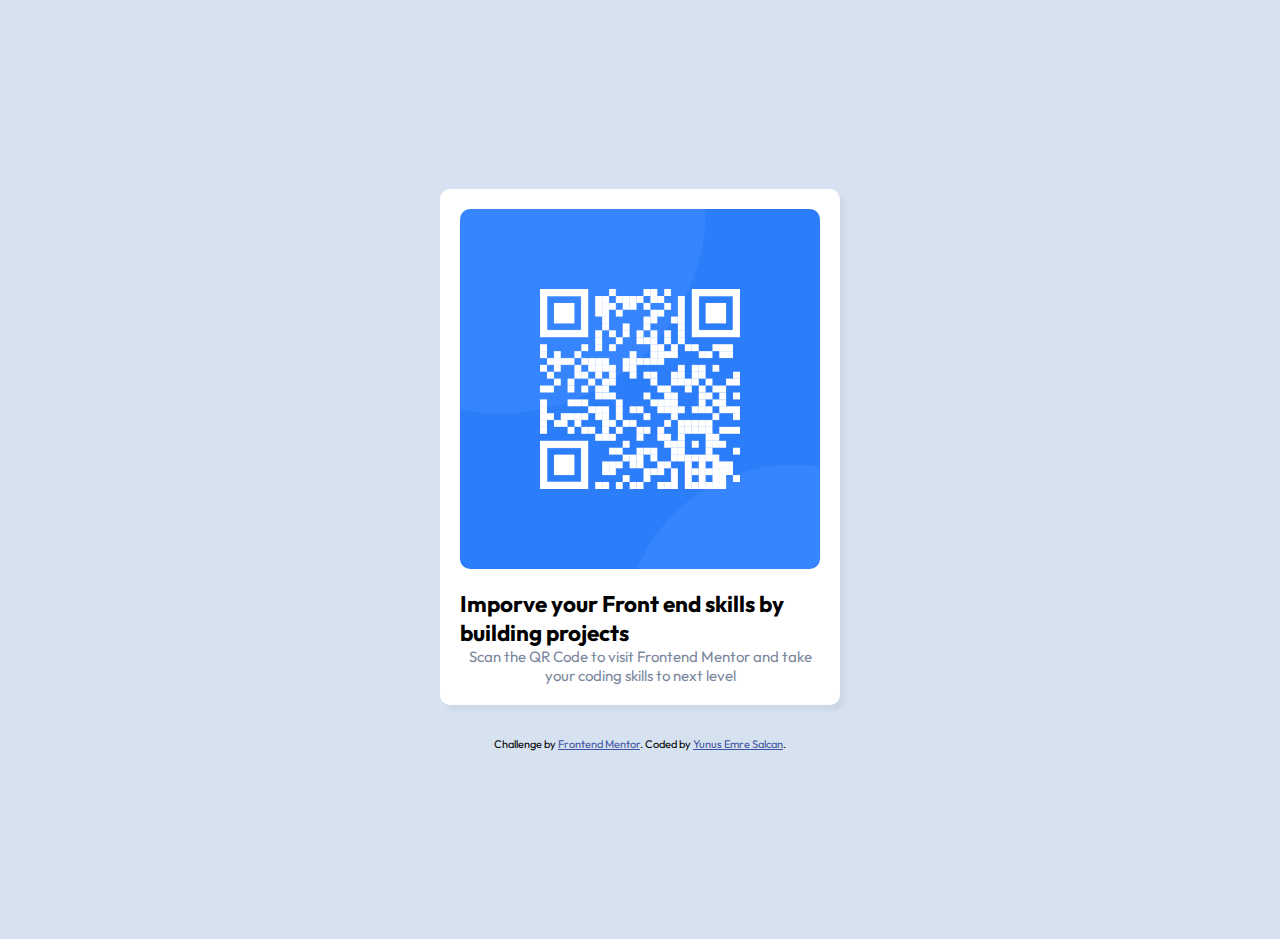
<file: index.html>
<!DOCTYPE html>
<html lang="en">
<head>
  <meta charset="UTF-8">
  <meta name="viewport" content="width=device-width, initial-scale=1.0"> <!-- displays site properly based on user's device -->

  <link rel="icon" type="image/png" sizes="32x32" href="./images/favicon-32x32.png">
  <link rel="stylesheet" href="style.css">
  <title>Frontend Mentor | QR code component</title>

  <!-- Feel free to remove these styles or customise in your own stylesheet 👍 -->
  <style>
    .attribution { font-size: 11px; text-align: center; }
    .attribution a { color: hsl(228, 45%, 44%); }
  </style>
</head>
<body>
  <div class="container"
  <div class="card">
  <img src="images/image-qr-code.png">
  <div class="text">
    <h2>Imporve your Front end skills by building projects</h2>
    <p>Scan the QR Code to visit Frontend Mentor and take your coding skills to next level</p>
  </div>
  
</div>
  <div class="attribution">
    Challenge by <a href="https://www.frontendmentor.io?ref=challenge" target="_blank">Frontend Mentor</a>. 
    Coded by <a href="https://portfolio-yemresalcan.vercel.app"">Yunus Emre Salcan</a>.
  </div>
</body>
</html>
</file>
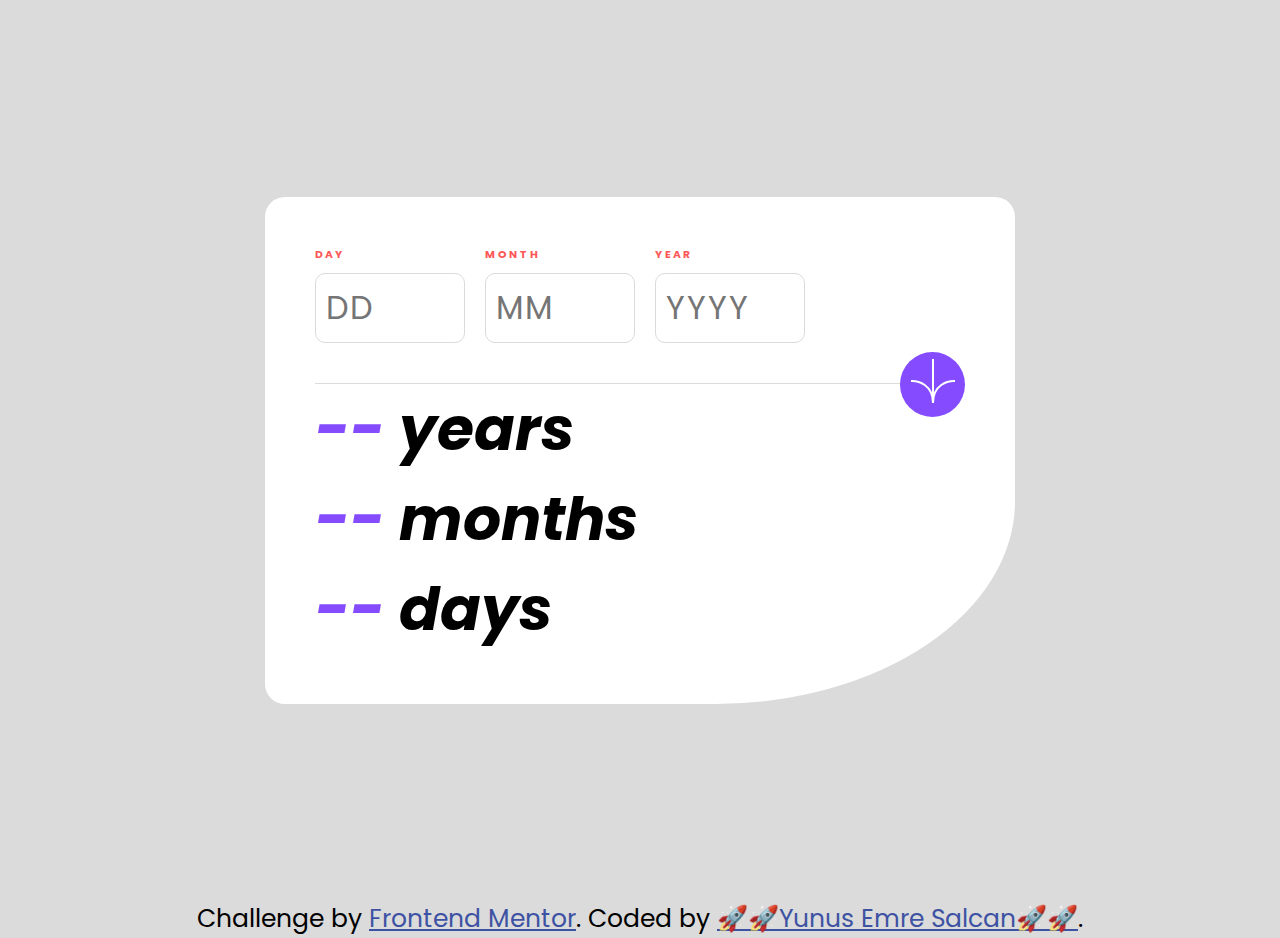
<file: Age calculator app/index.html>
<!DOCTYPE html>
<html lang="en">

<head>
  <meta charset="UTF-8">
  <meta name="viewport" content="width=device-width, initial-scale=1.0">
  <!-- displays site properly based on user's device -->

  <link rel="icon" type="image/png" sizes="32x32" href="./assets/images/favicon-32x32.png">

  <title>Frontend Mentor | Age calculator app</title>
  
  <!-- Feel free to remove these styles or customise in your own stylesheet 👍 -->
  <link rel="stylesheet" href="./assets/css/style.css">
 
</head>

<body>


  <!-- Container -->
  <main class="container" role="main">

    <div class="content">
      <!-- Input Date of Birth -->
      <div class="input">
        <!-- Day -->
        <div>
          <h6>Day</h6>
          <input type="text" placeholder="DD" id="day" maxlength="2">
          <p class="error"></p>
        </div>
        <!-- Month -->
        <div>
          <h6>Month</h6>
          <input type="text" placeholder="MM" id="month" maxlength="2">
          <p class="error"></p>
        </div>
        <!-- Year -->
        <div>
          <h6>Year</h6>
          <input type="text" placeholder="YYYY" id="year" maxlength="4">
          <p class="error"></p>
        </div>
      </div>
      <!-- Button -->
      <hr>
      <button id="calculateBtn">
        <img src="./assets/images/icon-arrow.svg" alt="">
      </button>

      <!-- Result -->
      <div class="result">
        <h1><span id="yearOut">--</span> years</h1>
        <h1><span id="monthOut">--</span> months</h1>
        <h1><span id="dayOut">--</span> days</h1>
      </div>
    </div>
  </main>


  <footer class="attribution" role="contentinfo">
    Challenge by <a href="https://www.frontendmentor.io?ref=challenge" target="_blank">Frontend Mentor</a>.
    Coded by <a href="https://portfolio-yemresalcan.vercel.app/"> 🚀🚀Yunus Emre Salcan🚀🚀</a>.
  </footer>


  <script src="./assets/js/main.js"></script>
</body>


</html>
</file>
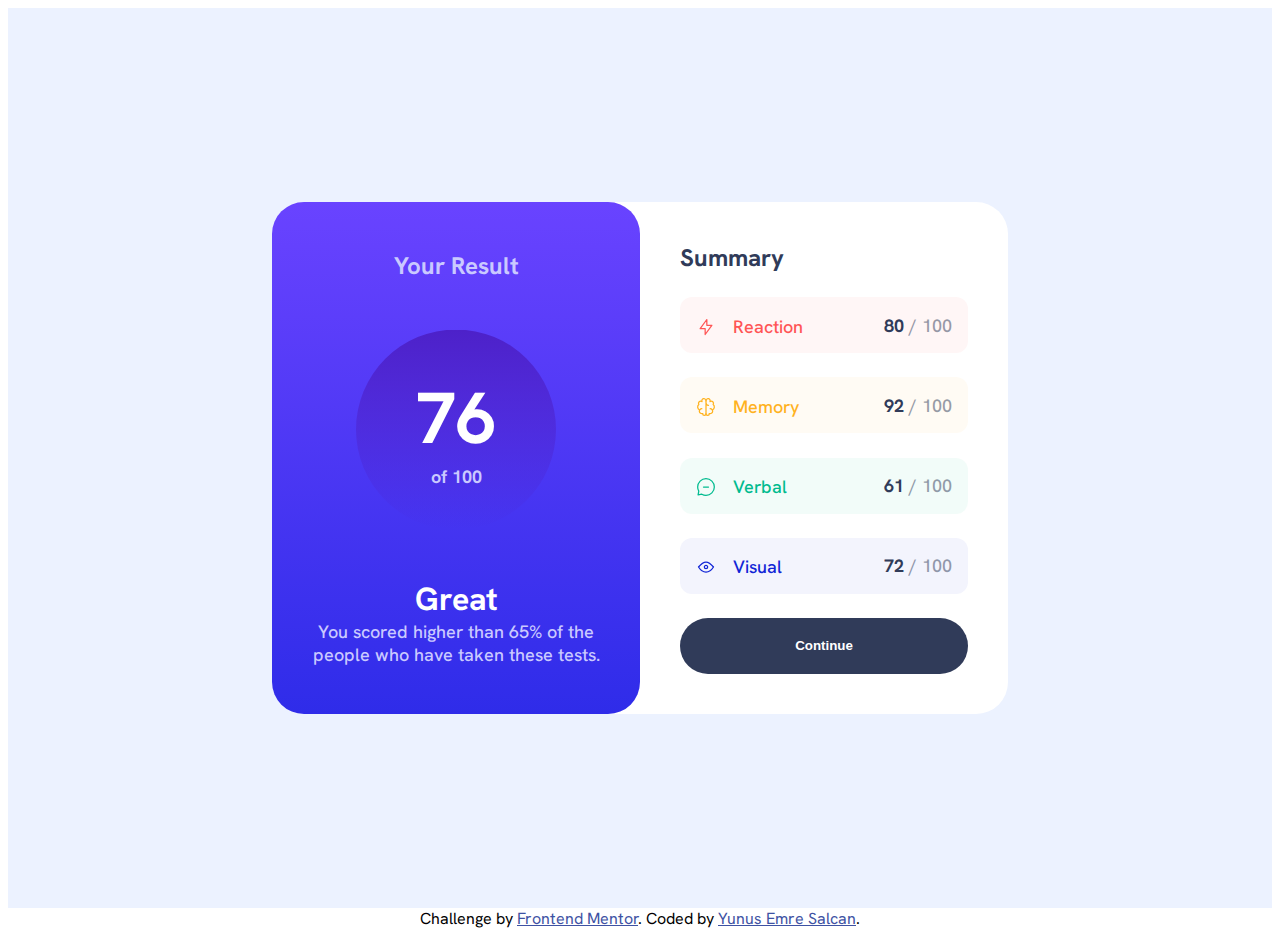
<file: FrontCh4/index.html>
<!DOCTYPE html>
<html lang="en">

<head>
  <meta charset="UTF-8">
  <meta name="viewport" content="width=device-width, initial-scale=1.0">
  <!-- displays site properly based on user's device -->

  <link rel="icon" type="image/png" sizes="32x32" href="./assets/images/favicon-32x32.png">

  <title>Frontend Mentor | Results summary component</title>

  <link rel="stylesheet" type="text/css" href="./design/css/style.css">
  <link rel="preconnect" href="https://fonts.googleapis.com">
  <link rel="preconnect" href="https://fonts.gstatic.com" crossorigin>
  <link href="https://fonts.googleapis.com/css2?family=Hanken+Grotesk:wght@500;700;800&display=swap" rel="stylesheet">

</head>

<body>
  <!--! Main Content !-->
  <main>
    <div class="grid">
      <div class="component">
        <div class="left">
          <h3>Your Result</h3>
          <div class="circle">
            <h1>76</h1>
            <p><b>of 100</b></p>
          </div>

          <div class="bottom">
            <h2>Great</h2>
            <p>You scored higher than 65% of the people who have taken these tests.</p>
          </div>
        </div>

        <div class="right">
          <h3>Summary</h3>

          <div class="label red">
            <p>
              <img class="icon" src="./assets/images/icon-reaction.svg" alt="bolt">
              Reaction
            </p>
            <p class="navy"><b>80</b> <span class="opacity">/ 100</span></p>
          </div>

          <div class="label yellow">
            <p>
              <img class="icon" src="./assets/images/icon-memory.svg" alt="brain">
              Memory
            </p>
            <p class="navy"><b>92</b> <span class="opacity">/ 100</span></p>
          </div>

          <div class="label green">
            <p>
              <img class="icon" src="./assets/images/icon-verbal.svg" alt="chat bubble">
              Verbal
            </p>
            <p class="navy"><b>61</b> <span class="opacity">/ 100</span></p>
          </div>

          <div class="label blue">
            <p>
              <img class="icon" src="./assets/images/icon-visual.svg" alt="eye">
              Visual
            </p>
            <p class="navy"><b>72</b> <span class="opacity">/ 100</span></p>
          </div>

          <button class="button" type="button"><b>Continue</b></button>

        </div>
      </div>
    </div>
  </main>
  <div class="attribution">
    Challenge by <a href="https://www.frontendmentor.io?ref=challenge" target="_blank">Frontend Mentor</a>.
    Coded by <a href="https://portfolio-yemresalcan.vercel.app/">Yunus Emre Salcan</a>.
  </div>
</body>

</html>
</file>
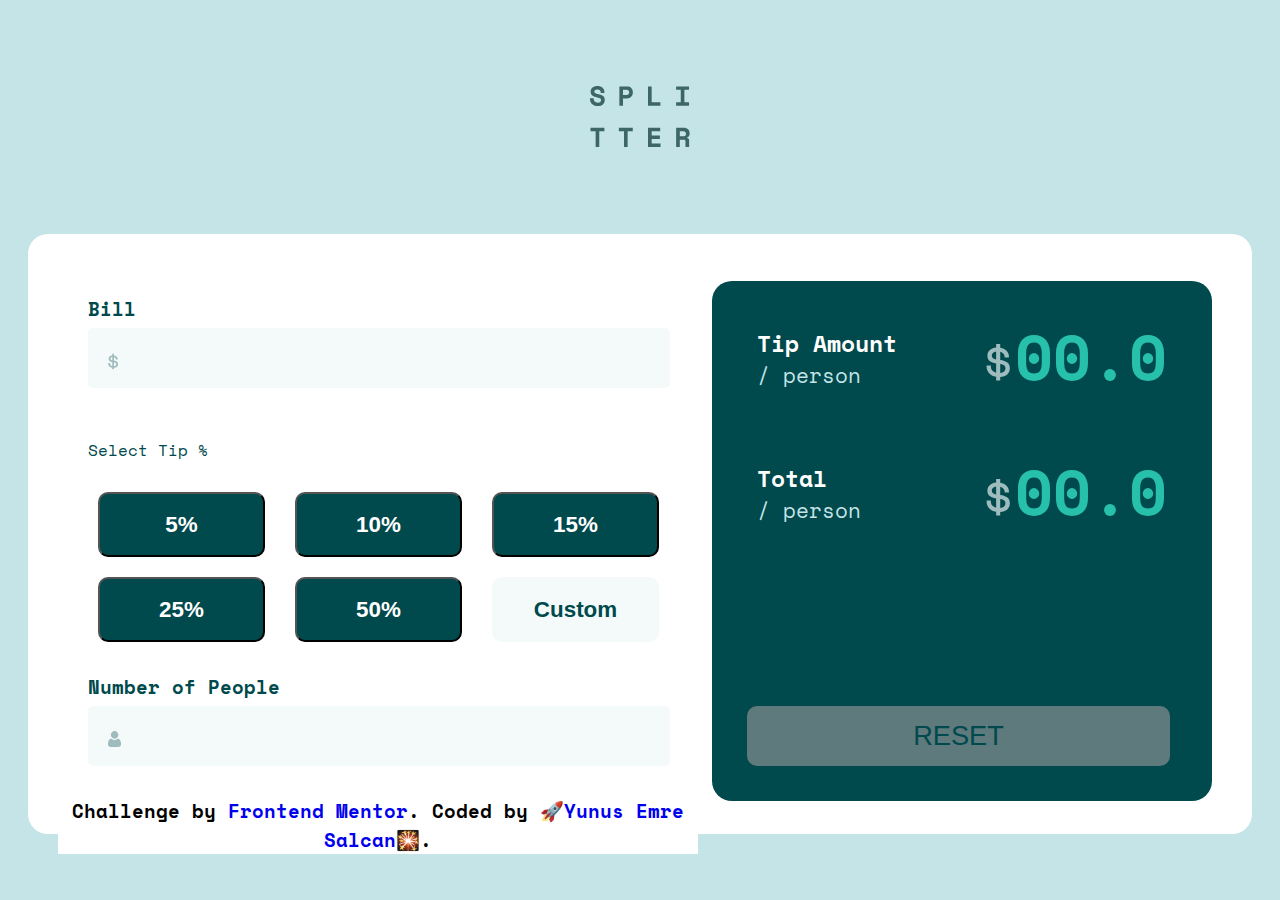
<file: FrontCh5/index.html>
<!DOCTYPE html>
<html lang="pt-br">
<head>
  <meta charset="UTF-8">
  <meta name="viewport" content="width=device-width, initial-scale=1.0"> <!-- displays site properly based on user's device -->

  <link rel="icon" type="image/png" sizes="32x32" href="./images/favicon-32x32.png">
  
  <title>Frontend Mentor | Tip calculator app</title>
  <link rel="stylesheet" href="style/style.css">

  <link rel="preconnect" href="https://fonts.googleapis.com">
  <link rel="preconnect" href="https://fonts.gstatic.com" crossorigin>
  <link href="https://fonts.googleapis.com/css2?family=Space+Mono:ital,wght@0,400;0,700;1,400;1,700&display=swap" rel="stylesheet">

</head>
<body>
  <header>
    <img src="images/logo.svg" alt="logo">
  </header>
  <main>
    <section class="data-collect">  
      <label for="bill">Bill</label>     
      <input oninput="amount(), total()" class="box" type="number" name="bill" id="bill">
      <span class="cifron"></span>
      <span>Select Tip %</span>
      <ul onmouseenter="tip()" onclick="amount(), total()">
        <li><button class="buttom off" id="5">5%</button></li>
        <li><button class="buttom off" id="10">10%</button></li>
        <li><button class="buttom off" id="15">15%</button></li>
        <li><button class="buttom off" id="25">25%</button></li>
        <li><button class="buttom off" id="50">50%</button></li>
        <li>
          <button class="custom buttom custom-on">Custom</button>
          <input aria-controls="hidde" oninput="amount(), total()" class="buttom custom-off off" type="number" name="custom" id="custom">
        </li>
      </ul>
      <label for="people">Number of People</label>
      <input oninput="amount(), total()" class="box" type="number" name="people" id="people">
      <span class="people"></span>
    </section>

    <section class="result">
      <ul>
        <li class="amount">
          <h2>Tip Amount</h2>
          <span>/ person</span>
          <div>
            <img src="images/icon-dollar.svg" alt="cifrão">
            <span id="amount">00.0</span>
          </div>

        </li>
        <li class="total">
          <h2>Total</h2>
          <span>/ person</span>
          <div>
            <img src="images/icon-dollar.svg" alt="cifrão">
            <span id="total">00.0</span>
          </div>
        </li>
      </ul>
      <button onmouseenter="reset()" id="reset" class="off-reset" >Reset</button>
    </section>
  <section class="creditos">
      <div class="attribution">
        Challenge by <a href="https://www.frontendmentor.io?ref=challenge" target="_blank">Frontend Mentor</a>.
        Coded by <a href="https://portfolio-yemresalcan.vercel.app/">🚀Yunus Emre Salcan🎇</a>.
      </div>
  </section>
  </main>
  <script src="script/main.js">
  </script>
</body>
</html>
</file>
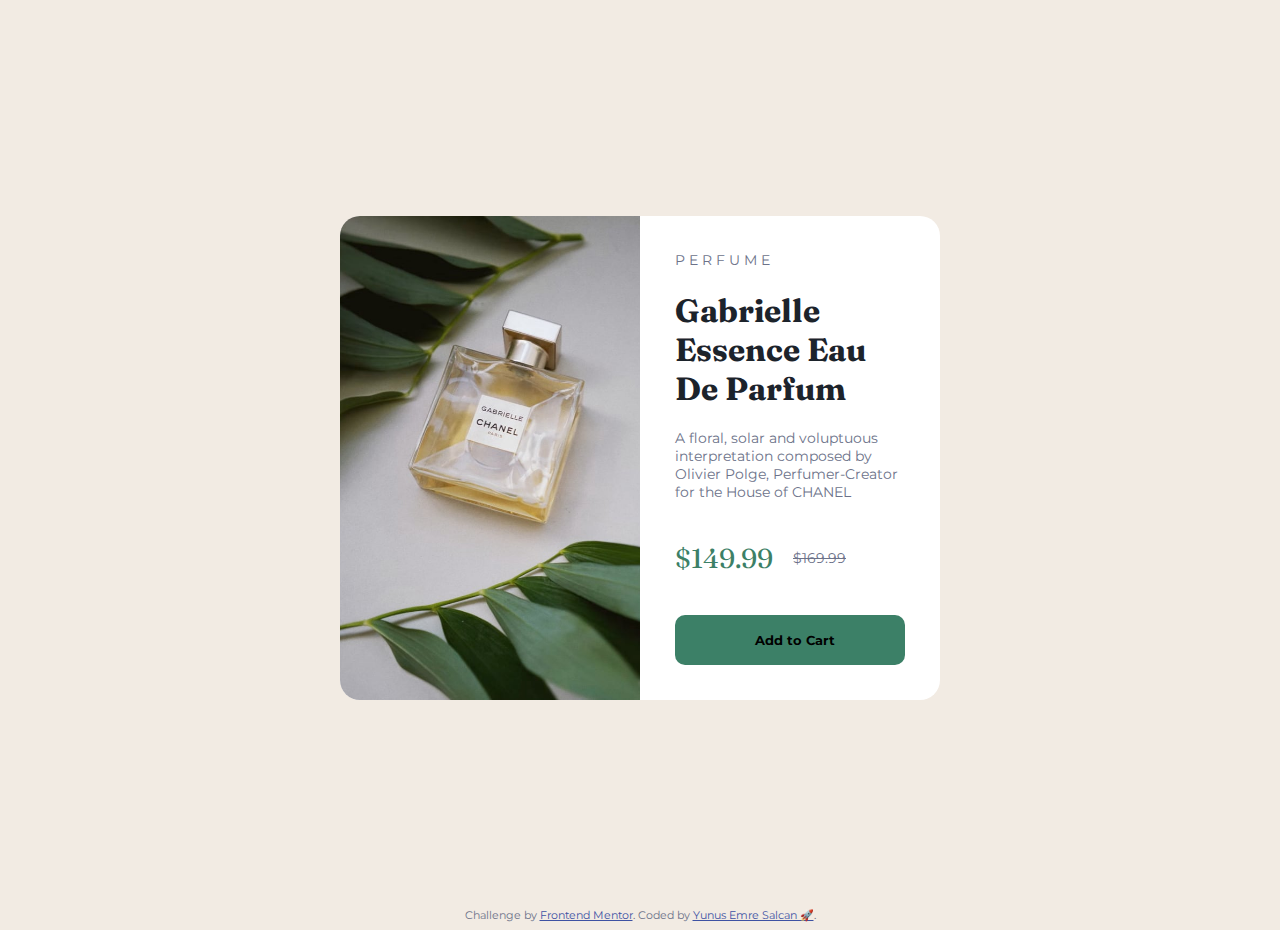
<file: FrontCh7/index.html>
<!DOCTYPE html>
<html lang="en">

<head>
  <meta charset="UTF-8">
  <meta name="viewport" content="width=device-width, initial-scale=1.0">
  <!-- displays site properly based on user's device -->

  <link rel="icon" type="image/png" sizes="32x32" href="./images/favicon-32x32.png">
  <link rel="stylesheet" href="style/style.css">
  <title>Frontend Mentor | Product preview card component</title>

  <!-- Feel free to remove these styles or customise in your own stylesheet 👍 -->
  <style>
    .attribution {
      font-size: 11px;
      text-align: center;
    }

    .attribution a {
      color: hsl(228, 45%, 44%);
    }
  </style>
</head>

<body>
  <main>
    <section>
      <img srcset="images/image-product-desktop.jpg 600w, images/image-product-mobile.jpg 686w"
        sizes="(max-width: 600px) 686px, 300px" src="images/image-product-desktop.jpg"
        alt="A bottle of perfume surrounded by foliage">

      <div class="productdesing">
        <span class="categoryName">Perfume</span>
        <h1>Gabrielle Essence Eau De Parfum</h1>
        <p> A floral, solar and voluptuous interpretation composed by Olivier Polge,
          Perfumer-Creator for the House of CHANEL</p>

        <div class="price">
          <span class="price1">$149.99</span>
          <span class="price2">$169.99</span>
        </div>
        <button><i class="fa-solid fa-cart-shopping"></i>Add to Cart</button>
      </div>



    </section>
  </main>

  <div class="attribution">
    Challenge by <a href="https://www.frontendmentor.io?ref=challenge" target="_blank">Frontend Mentor</a>.
    Coded by <a href="https://portfolio-yemresalcan.vercel.app/">Yunus Emre Salcan 🚀</a>.
  </div>
</body>

</html>
</file>
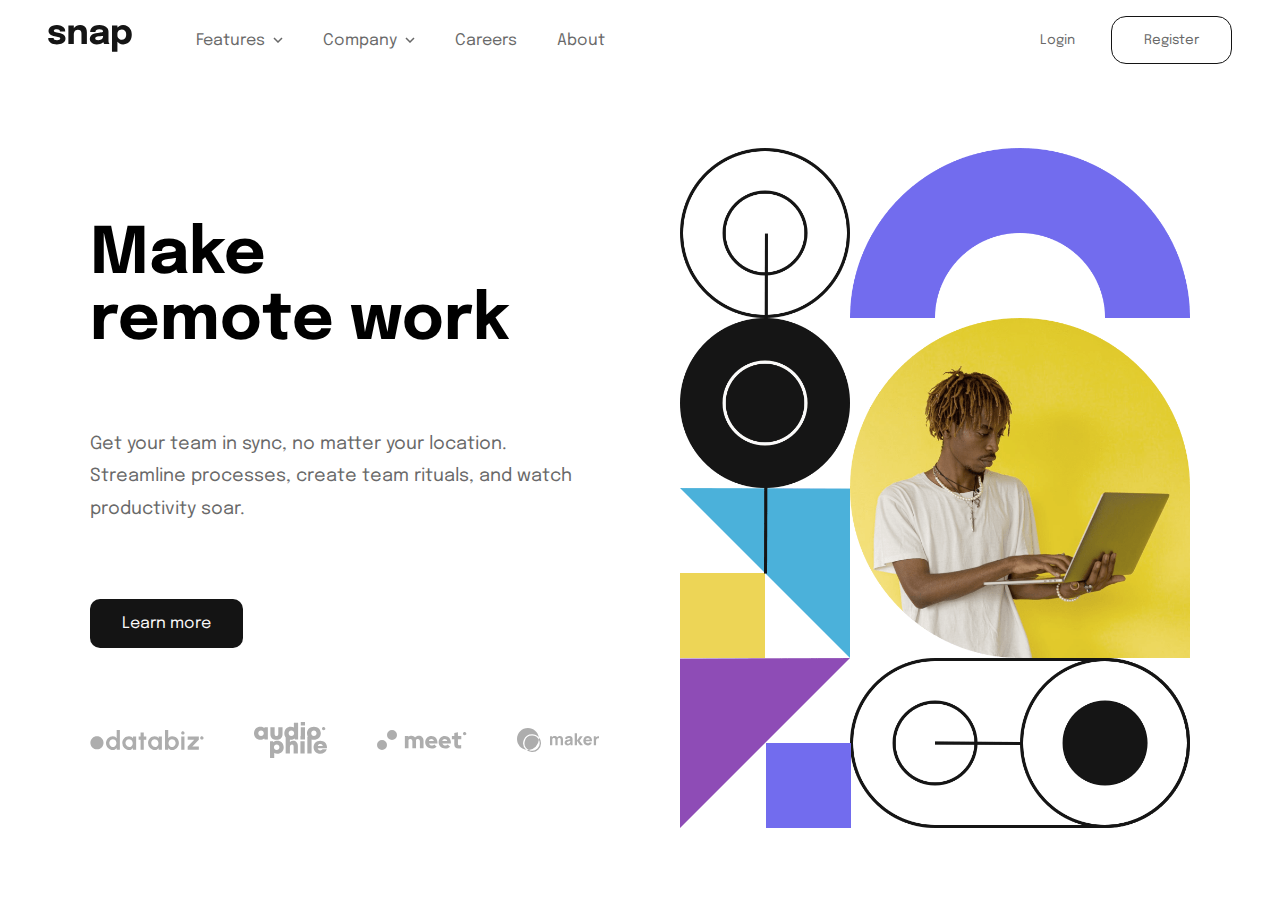
<file: intro-section-with-dropdown-navigation-main/index.html>
<!DOCTYPE html>
<html lang="en">
<head>
  <meta charset="UTF-8">
  <meta name="viewport" content="width=device-width, initial-scale=1.0"> <!-- displays site properly based on user's device -->

  <link rel="icon" type="image/png" sizes="32x32" href="./images/favicon-32x32.png">
  <link rel="stylesheet" type="text/css" href="./style/style.css">
  
  <title>Frontend Mentor | Intro section with dropdown navigation</title>

  <!-- Feel free to remove these styles or customise in your own stylesheet 👍 -->
  <style>
    .attribution { font-size: 11px; text-align: center; }
    .attribution a { color: hsl(228, 45%, 44%); }
  </style>
</head>
<body>
  <nav>
    <div class="nav-container">
      <div class="nav-left">
        <div class="nav-logo"><img src="./images/logo.svg" alt="logo" /></div>
        <ul class="nav-links">
          <li>
            Features
            <img
              src="./images/icon-arrow-down.svg"
              class="arrow"
              alt="arrow down"
            />
            <div class="sub-menu one">
              <p class="sub-link">
                <img src="./images/icon-todo.svg" alt="icon" /> Todo List
              </p>
              <p class="sub-link">
                <img src="./images/icon-calendar.svg" alt="icon" /> Calendar
              </p>
              <p class="sub-link">
                <img src="./images/icon-reminders.svg" alt="icon" /> Reminders
              </p>
              <p class="sub-link">
                <img src="./images/icon-planning.svg" alt="icon" /> Planning
              </p>
            </div>
          </li>
          <li>
            Company
            <img
              src="./images/icon-arrow-down.svg"
              class="arrow"
              alt="arrow down"
            />
            <div class="sub-menu two">
              <p class="sub-link">History</p>
              <p class="sub-link">Our Team</p>
              <p class="sub-link">Blog</p>
            </div>
          </li>
          <li>Careers</li>
          <li>About</li>
        </ul>
      </div>
      <div class="mobile-menu-btn">
        <img src="./images/icon-menu.svg" alt="menu" />
      </div>
      <div class="mobile-menu">
        <ul class="mobile-links">
          <li>
            <p>
              Features
              <img
                src="./images/icon-arrow-down.svg"
                class="arrow"
                alt="arrow down"
              />
            </p>
            <div class="mobile-sub">
              <p class="sub-link">
                <img src="./images/icon-todo.svg" alt="icon" /> Todo List
              </p>
              <p class="sub-link">
                <img src="./images/icon-calendar.svg" alt="icon" /> Calendar
              </p>
              <p class="sub-link">
                <img src="./images/icon-reminders.svg" alt="icon" /> Reminders
              </p>
              <p class="sub-link">
                <img src="./images/icon-planning.svg" alt="icon" /> Planning
              </p>
            </div>
          </li>
          <li>
            <p>
              Company
              <img
                src="./images/icon-arrow-down.svg"
                class="arrow"
                alt="arrow down"
              />
            </p>

            <div class="mobile-sub">
              <p class="sub-link">History</p>
              <p class="sub-link">Our Team</p>
              <p class="sub-link">Blog</p>
            </div>
          </li>
          <li>Careers</li>
          <li>About</li>
        </ul>
      </div>
      <div class="nav-right">
        <button class="transparent-btn">Login</button>
        <button class="outlined-btn">Register</button>
      </div>
    </div>
  </nav>
  <main>
    <div class="main-container">
      <div class="main-left">
        <h1 class="main-heading">
          Make <br />
          remote work
        </h1>
        <p class="main-content">
          Get your team in sync, no matter your location. Streamline
          processes, create team rituals, and watch productivity soar.
        </p>
        <div class="primary-btn">Learn more</div>
        <div class="logoes">
          <img src="./images/client-databiz.svg" alt="brand-logo" />
          <img src="./images/client-audiophile.svg" alt="brand-logo" />
          <img src="./images/client-meet.svg" alt="brand-logo" />
          <img src="./images/client-maker.svg" alt="brand-logo" />
        </div>
      </div>
      <div class="main-right">
        <picture>
          <source
            media="(max-width:800px)"
            srcset="./images/image-hero-mobile.png"
          />
          <img src="./images/image-hero-desktop.png" alt="Flowers" />
        </picture>
      </div>
    </div>
  </main>
  <div class="overflow"></div>
  <script src="./script/main.js"></script>
</body>
</html>
</file>
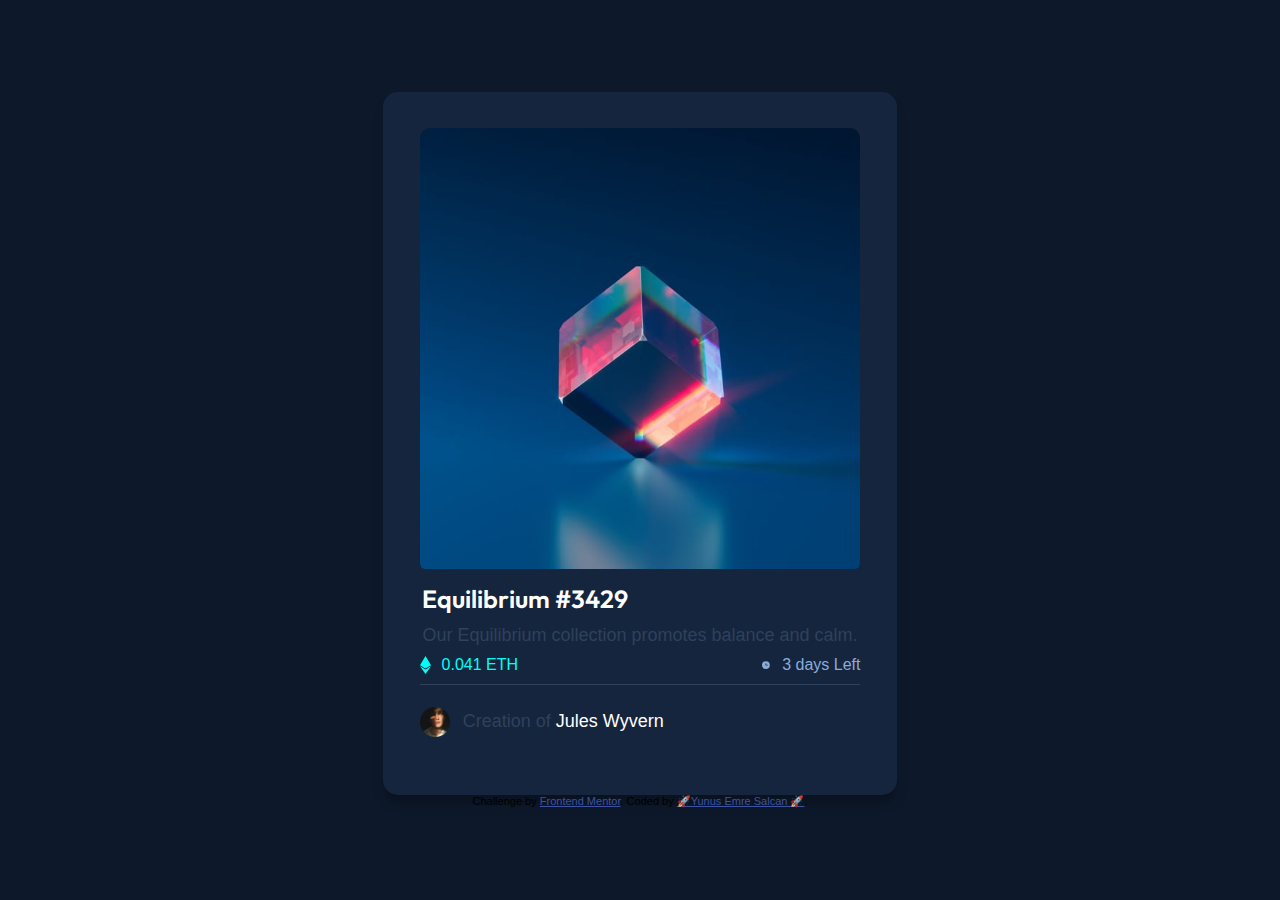
<file: nft-preview-card-component-main/index.html>
<!DOCTYPE html>
<html lang="en">

<head>
  <meta charset="UTF-8">
  <meta name="viewport" content="width=device-width, initial-scale=1.0">
  <!-- displays site properly based on user's device -->

  <link rel="icon" type="image/png" sizes="32x32" href="./images/favicon-32x32.png">
  <link rel="icon" type="image/png" sizes="32x32" href="./images/favicon-32x32.png">
  <link rel="preconnect" href="https://fonts.googleapis.com">
  <link rel="preconnect" href="https://fonts.gstatic.com" crossorigin>
  <link href="https://fonts.googleapis.com/css2?family=Outfit:wght@300;400;600&display=swap" rel="stylesheet">
  <link rel="stylesheet" href="style/style.css">

  <title>Frontend Mentor | NFT preview card component</title>

  <!-- Feel free to remove these styles or customise in your own stylesheet 👍 -->
  <style>
    .attribution {
      font-size: 11px;
      text-align: center;
    }

    .attribution a {
      color: hsl(228, 45%, 44%);
    }
  </style>
</head>

<body>

  <!--Main Content!-->
  <main>
    <div class="container">
      <div class="img">
        <img src="images/image-equilibrium.jpg" alt="Equilibrium">
        <div class="hoverIcon">
          <i class="icon-view"><img src="images/icon-view.svg" alt="icon-view"></i>
        </div>
      </div>

      <div class="content">
        <div class="h1">
          <h1>Equilibrium #3429</h1>
        </div>
        <p>
          Our Equilibrium collection promotes balance and calm.
        </p>
      </div>

      <div class="icons">
        <div class="eth"><img src="images/icon-ethereum.svg" alt="icon-ethereum">0.041 ETH</div>
        <div class="clock"><img src="images/icon-clock.svg" alt="icon-clock">3 days Left</div>
      </div>

      <div class="avatar">
        <img src="images/image-avatar.png" alt="image-avatar">
        <p> Creation of <a href="#">Jules Wyvern</a></p>
      </div>
    </div>
  </main>


  <div class="attribution">
    Challenge by
    <a href="https://www.frontendmentor.io?ref=challenge" target="_blank"
      >Frontend Mentor</a
    >. Coded by
    <a href="https://portfolio-yemresalcan.vercel.app/" target="_blank"
      >🚀Yunus Emre Salcan 🚀</a
    >.
  </div>
</body>

</html>
</file>
<file: style.css>
@import url("https://fonts.googleapis.com/css2?family=Outfit:wght@400;700&display=swap");

* {
  margin: 0;
  padding: 0;
  box-sizing: border-box;
}

:root {
  --white: hsl(0, 0%, 100%);
  --light-gray: hsl(212, 45%, 89%);
  --grayish-blue: hsl(220, 15%, 55%);
  --dark-blue: hsl(218, 44%, 22%);
}

img {
  max-width: 100%;
}

body {
  font-family: "Outfit", sans-serif;
  font-size: 15px;
  background-color: var(--light-gray);
  display: flex;
  flex-direction: column;
  align-items: center;
  justify-content: center;
  height: calc(100vh - 1px);
  margin: 1.25rem;
}

.container {
  background-color: var(--white);
  padding: 1.25rem;
  border-radius: 0.625rem;
  box-shadow: 5px 5px 5px rgba(0, 0, 0, 0.05);
  margin-bottom: 2rem;
}

.container img {
  border-radius: 0.625rem;
  margin-bottom: 1rem;
}

.container h1 {
  color: var(--dark-blue);
  text-align: center;
  margin-bottom: 1rem;
}

.container p {
  color: var(--grayish-blue);
  text-align: center;
}

.attribution {
  font-size: 14px;
  text-align: center;
}

.attribution a {
  color: hsl(228, 45%, 44%);
}

@media (min-width: 500px) {
  .container {
    width: 400px;
  }
}
</file>
<file: Age calculator app/assets/css/style.css>
/* İmport font styles */
@import url("https://fonts.googleapis.com/css2?family=Poppins:ital,wght@0,700;1,400;1,800&display=swap");
/* All color variables */
:root {
    --Purple: hsl(259, 100%, 65%);
    --Light-red: hsl(0, 100%, 67%);
    --White: hsl(0, 0%, 100%);
    --Off-white: hsl(0, 0%, 94%);
    --Light-grey: hsl(0, 0%, 86%);
    --Smokey-grey: hsl(0, 1%, 44%);
    --Off-black: hsl(0, 0%, 8%);
  }
/* All page styles */
* {
    margin: 0;
    padding: 0;
    box-sizing: border-box;
    font-family: 'Poppins', sans-serif;
  }

  body {
    background: var(--Light-grey);
  }
  

/*Container Center */
.container {
    display: flex;
    justify-content: center;
    align-items: center;
    height: 100vh;
  }
  

/* rounded corners with a border-bottom-right radius of 40%.*/
.content {
    background: var(--White);
    width: 750px;
    padding: 50px;
    border-radius: 20px;
    border-bottom-right-radius: 40%;
    position: relative;
  }

  .input {
    display: flex;
    margin-bottom: 35px;
  }
/*İnput size and color */
input {
    font-size: 32px;
    width: 150px;
    padding: 10px;
    margin-top: 10px;
    margin-right: 20px;
    border-radius: 10px;
    border: 0.5px solid var(--Light-grey);
    outline: none;
    letter-spacing: 2px;
    caret-color: var(--Purple);
  }
  h6 {
    text-transform: uppercase;
    letter-spacing: 2px;
    color: var(--Light-red);
  }
  hr {
    border: none;
    height: 1px;
    background: var(--Light-grey);
  }
/* Button */
button {
    position: absolute;
    width: 65px;
    height: 65px;
    border-radius: 50%;
    border: none;
    outline: none;
    background: var(--Purple);
    right: 50px;
    margin-top: -32px;
    cursor: pointer;
  }
  
  button:hover {
    background: var(--Off-black);
  }
  
  input:focus {
    border: 0.5px solid var(--Purple);
  }
  
  p.error {
    font-size: 12px;
    font-weight: 400;
    color: var(--Light-red);
    font-style: italic;
    margin: 5px 0;
  }
  
  .result h1 {
    font-size: 60px;
    font-style: italic;
  }
  
  .result span {
    color: var(--Purple);
  }
  .attribution { font-size: 25px; text-align: center; pading-top: 20px; }
  .attribution a { color: hsl(228, 45%, 44%); }
  

/* Media Queries */

@media only screen and (max-width: 375px) {
    .input {
      margin-bottom: 40px;
    }
    input {
      font-size: 18px;
      width: 80px;
      margin-right: 10px;
      border-radius: 5px;
    }
    .content {
      background: var(--White);
      width: 300px;
      padding: 20px;
      border-radius: 10px;
      border-bottom-right-radius: 30%;
      position: relative;
    }
    .result h1 {
      font-size: 45px;
      font-style: italic;
    }
    p.error {
      font-size: 10px;
    }
    button {
      right: 40%;
    }
    .result {
      margin-top: 40px;
    }
  }
</file>
<file: FrontCh4/design/css/style.css>
html {
  font-size: 62.5%;
}
p {
  font-size: 1.8rem;
  font-weight: 500;
  margin: 0;
  color: var(--p-color);
}

h1 {
  font-size: 7.2rem;
  color: var(--white);
  margin: 0;
}

h2 {
  font-size: 3.2rem;
  color: var(--white);
  margin: 0;
}

h3 {
  font-size: 2.4rem;
  margin: 0;
  color: var(--h3-color);
}

:root {
  /* font size and style info */
  font-family: "Hanken Grotesk", sans-serif;
  /* color */
  --very-light-blue: #ecf2ff;
  --light-blue: #cac9ff;
  --white: #ffffff;
  --dark-navy: #303b59;
  --red: #ff5555;
  --yellow: #ffb21e;
  --green: #00bb8f;
  --blue: #1125d6;
  --white-red: hsla(0, 100%, 67%, 5%);
  --white-yellow: hsla(39, 100%, 56%, 5%);
  --white-green: hsla(166, 100%, 37%, 5%);
  --white-blue: hsla(234, 85%, 45%, 5%);

  --h3-color: var(--dark-navy);
  --p-color: var(--dark-navy);
}

.grid {
  display: grid;
  background-color: var(--very-light-blue);
  grid-template: 100vh / 100vw;
}

.component {
  display: grid;
  background-color: white;
  border-radius: 32px;
}

.left {
  display: flex;
  flex-direction: column;
  align-items: center;
  text-align: center;
  justify-content: space-evenly;
  background: rgb(105, 67, 255);
  background: linear-gradient(
    180deg,
    rgba(105, 67, 255, 1) 0%,
    rgba(47, 44, 233, 1) 100%
  );

  --h3-color: var(--light-blue);
  --p-color: var(--light-blue);
}

.circle {
  background: rgb(77, 33, 201);
  background: linear-gradient(
    to bottom,
    rgba(77, 33, 201, 1) 0%,
    rgba(37, 33, 201, 0) 100%
  );
  clip-path: circle(50%);
  min-width: 20rem;
  min-height: 20rem;
  display: flex;
  justify-content: center;
  align-items: center;
  flex-flow: column;
}

.bottom {
  width: 288px;
}

.right {
  display: flex;
  flex-direction: column;
  justify-content: space-between;
}

.icon {
  position: relative;
  top: 4px;
  padding-right: 12px;
}

.label {
  height: 56px;
  border-radius: 12px;
  display: flex;
  align-items: center;
  justify-content: space-between;
  padding: 0px 16px;
}

.red {
  background-color: var(--white-red);
  --p-color: var(--red);
}

.yellow {
  background-color: var(--white-yellow);
  --p-color: var(--yellow);
}

.green {
  background-color: var(--white-green);
  --p-color: var(--green);
}

.blue {
  background-color: var(--white-blue);
  --p-color: var(--blue);
}

.navy {
  color: var(--dark-navy);
}

.label p {
  display: inline-block;
}

.opacity {
  opacity: 50%;
}

.button {
  background-color: var(--dark-navy);
  color: var(--white);
  height: 56px;
  border-radius: 100px;
  border: none;
}

.button:hover {
  color: var(--white);
  background: rgb(105, 67, 255);
  background: linear-gradient(
    180deg,
    rgba(105, 67, 255, 1) 0%,
    rgba(47, 44, 233, 1) 100%
  );
}
.attribution {
  font-size: 16px;
  text-align: center;
}
.attribution a {
  color: hsl(228, 45%, 44%);
}

@media screen and (min-width: 541px) {
  /* Desktop view */
  .component {
    grid-template-columns: 1fr 1fr;
    height: 512px;
    width: 736px;
  }

  .grid {
    justify-items: center;
    align-items: center;
    justify-content: center;
    align-content: center;
  }

  .right {
    padding: 4rem;
  }

  .left {
    border-radius: 32px;
  }
}

@media screen and (max-width: 540px) {
  /* Mobile view */
  .component {
    grid-template-rows: 1fr 1fr;
  }
  .right {
    padding: 3rem;
  }

  .left {
    border-radius: 0 0 32px 32px;
  }

  body {
    margin: 0;
  }
}
</file>
<file: FrontCh7/style/style.css>
/* import fonst */ 
@import url('https://fonts.googleapis.com/css2?family=Fraunces:opsz,wght@9..144,700&family=Montserrat:wght@500;700&display=swap');,

*{
    padding: 0;
}
/*hsl(hue, saturation, lightness)*/
body{
    background-color: hsl(30, 38%, 92%);
    min-height: 100vh;
    font-size: 14px;
    font-family: 'Montserrat', sans-serif;
    color: hsl(228, 12%, 48%);
}
h1{
    font-family: 'Fraunces', serif;
    color:hsl(212, 21%, 14%);
    font-size:2rem;
}
main{
    display: flex;
    align-items: center;
    justify-content: center;
    min-height: 100vh;
}

section{
    background-color:hsl(0, 0%, 100%);
    display: flex;
    flex-direction: row;
    border-radius:20px;
    width:600px;
}
img{
    flex: 1 0 50%;
    object-fit: cover;
    border-top-left-radius: 20px;
    border-bottom-left-radius: 20px;
}
.categoryName {
    text-transform: uppercase;
    letter-spacing: 4px;
}
.productdesing {
    padding: 35px;
}
.price {
    display: flex;
    align-items: center;
    margin-top: 40px;
    margin-bottom: 40px;
}
.price1{
    font-family: "Fraunces", serif;
    color:hsl(158, 36%, 37%);
    font-size: 1.7rem;
    margin-right: 20px;
}

.price2{
    text-decoration: line-through;
}

button{
    font-family: "Montserrat", sans-serif;
    font-weight:700;
    background-color:hsl(158, 36%, 37%);
    color:hsl(0, 0%, 100%)
    padding: 20px;
    border-style:none;
    border-radius: 10px;
    height:50px;
    width:100%;
}
button:hover{
    background-color: hsl(158, 45%, 20%);
}
button:active {
    background-color: hsl(158, 45%, 20%);
}
.fa-cart-shopping {
    margin-right: 10px;
}
@media only screen and (max-width: 600px) {
    section {
        flex-direction: column;
        width: 400px;
    }

    h1 {
        margin-top: 10px;
        margin-bottom: 10px;
    }

    .prices {
        display: flex;
        align-items: center;
        margin-top: 20px;
        margin-bottom: 20px;
    }

    img {
        width: 100%;
        border-top-left-radius: 20px;
        border-top-right-radius: 20px;
        border-bottom-left-radius: 0px;
       }
  }
</file>
<file: intro-section-with-dropdown-navigation-main/style/style.css>
/*Font import */ 
@import url("https://fonts.googleapis.com/css2?family=Epilogue:wght@500;700&display=swap");

/*Use the colors */ 
:root {
  --Almost-White: hsl(0, 0%, 98%);
  --Medium-Gray: hsl(0, 0%, 41%);
  --Almost-Black: hsl(0, 0%, 8%);
}
/* Reset css */ 
* {
  font-family: "Epilogue", sans-serif;
  padding: 0;
  margin: 0;
  box-sizing: border-box;
}
body {
  min-height: 100vh;
  width: 100%;
}
img {
  max-width: 100%;
}

/* Buttons */
.outlined-btn,
.transparent-btn {
  padding: 1rem 2rem;
  border-radius: 15px;
  color: var(--Medium-Gray);
  cursor: pointer;
  background-color: transparent;
}
.transparent-btn {
  border: none;
}
.transparent-btn:hover {
  color: var(--Almost-Black);
  font-weight: 700;
}
.outlined-btn {
  border: 1px solid var(--Almost-Black);
}
.outlined-btn:hover {
  color: var(--Almost-Black);
  font-weight: 700;
}
.primary-btn {
  background-color: var(--Almost-Black);
  width: fit-content;
  padding: 1rem 2rem;
  color: var(--Almost-White);
  border-radius: 10px;
  cursor: pointer;
}
.primary-btn:hover {
  background-color: var(--Almost-White);
  border: 1px solid var(--Almost-Black);
  color: var(--Almost-Black);
  font-weight: 700;
}

/* navbar styles */
nav {
  height: 80px;
  display: flex;
  align-items: center;
}
.nav-container {
  display: flex;
  width: 100%;
  align-items: center;
  justify-content: space-between;
  max-width: 1440px;
  margin: 0 auto;
  padding-inline: 3rem;
}
.nav-left {
  display: flex;
  align-items: center;
}
.nav-links {
  display: flex;
  margin-left: 4rem;
  list-style: none;
  gap: 2.5rem;
}
.nav-links li {
  cursor: pointer;
  color: var(--Medium-Gray);
  display: flex;
  align-items: center;
  gap: 0.5rem;
  position: relative;
  user-select: none;
}
.nav-links li:hover {
  color: var(--Almost-Black);
}
.mobile-menu-btn {
  display: none;
}
.mobile-menu {
  display: none;
}
.sub-menu {
  display: none;
  flex-direction: column;
  position: absolute;
  background-color: white;
  gap: 1rem;
  box-shadow: 0px 0px 10px 3px rgba(0, 0, 0, 0.75);
  padding: 1rem;
  border-radius: 10px;
}
.one {
  bottom: -170px;
  right: 0;
}
.two {
  bottom: -136px;
}
.sub-menu .sub-link {
  display: flex;
  align-items: center;
  width: 150px;
  gap: 0.5rem;
}
.active .arrow {
  transform: rotate(180deg);
  transition: 0.2s;
}
.active-menu {
  display: flex !important;
}
/* Main styles */
main {
  display: flex;
  align-items: center;
  justify-content: center;
  height: calc(100vh - 80px);
}
.main-container {
  display: grid;
  max-width: 1100px;
  gap: 5rem;
  grid-template-columns: 1fr 1fr;
}
.main-left {
  display: flex;
  flex-direction: column;
  justify-content: space-evenly;
}
.main-heading {
  font-size: 4rem;
}
.main-content {
  font-size: 18px;
  line-height: 1.8;
  color: var(--Medium-Gray);
}
.logoes {
  display: flex;
  align-items: center;
  justify-content: space-between;
}
/* Media queries */
@media screen and (max-width: 800px) {
  .nav-container {
    padding-inline: 1rem;
  }
  .mobile-menu-btn {
    display: flex;
    cursor: pointer;
    z-index: 999;
  }
  .mobile-menu {
    display: none;
    flex-direction: column;
    position: absolute;
    right: 0;
    top: 0;
    bottom: 0;
    width: 70%;
    background-color: var(--Almost-White);
    padding: 5rem 2rem;
  }
  .mobile-links {
    display: flex;
    flex-direction: column;
    gap: 1rem;
    list-style: none;
  }
  .mobile-links li {
    display: flex;
    color: var(--Medium-Gray);
    flex-direction: column;
    cursor: pointer;
  }
  .mobile-links li p {
    display: flex;
    align-items: center;
    gap: 1rem;
  }
  .mobile-sub {
    display: none;
    flex-direction: column;
    gap: 1rem;
    margin: 1rem;
  }
  .overflow {
    background-color: black;
    display: none;
    position: absolute;
    top: 0;
    bottom: 0;
    left: 0;
    width: 30%;
    opacity: 0.7;
  }
  .nav-links {
    display: none;
  }
  .nav-right {
    display: none;
  }
  main {
    align-items: flex-start;
  }
  .main-container {
    display: flex;
    flex-direction: column-reverse;
  }
  .main-left {
    align-items: center;
    text-align: center;
    gap: 2rem;
  }
  .main-heading {
    font-size: 2.2rem;
  }
  .main-heading br {
    display: none;
  }
  .logoes {
    width: 100%;
    padding-inline: 1rem;
    flex-wrap: wrap;
  }
}
</file>
<file: nft-preview-card-component-main/style/style.css>
/*Font family import */ 
@font-face {
    font-family:'Outfit';
    src: url('https://fonts.googleapis.com/css2?family=Outfit:wght@300;400;600&display=swap');
}
/*Static Color */ 
:root {
    --softBlue: hsl(215, 51%, 70%);
    --cyan: hsl(178, 100%, 50%);
    --blue-MainBG: hsl(217, 54%, 11%);
    --blue-CardBG: hsl(216, 50%, 16%);
    --blue-Line: hsl(215, 32%, 27%);
    --white: hsl(0, 0%, 100%);

}

/*Css Reset */ 
* {
    padding: 0;
    margin: 0;
    box-sizing: border-box
}

body{
    display: flex;
    flex-direction: column;
    justify-content: center;
    align-items: center;
    height: 100vh;
    background-color: var(--blue-MainBG);
    font-family: 'Outfit', sans-serif;
    font-weight: 400;
}

p{
    font-size:18px;
    color:var(--blue-Line);
}

h1{
    color: var(--white);
    font-weight: 600;
    font-size:25px;
}

.content .h1 h1:hover {
    text-decoration: none;
    color: var(--cyan);
    cursor: pointer;
}

.container {
    display: flex;
    flex-direction: column;
    justify-content: center;
    align-items: center;
    gap:10px;
    margin:auto;
    width:60%;
    padding:4.5%;
    border-radius: 10px;
    background-color: var(--blue-CardBG);
    box-shadow: 0px 10px 10px rgba(0, 0, 0, 0.25);
}
.content{
    display: flex;
    flex-direction: column;
    gap:10px;
}
.img{
    position: relative;
    height:50%;
    overflow: hidden;
}
.img img{
    width: 100%;
    object-fit: fill;
    border-radius: 5px;
}
.hoverIcon{
    position: absolute;
    top: 0;
    left: 0;
    width: 100%;
    height: 100%;
    opacity:0;
    transition: 0.5s all ease;
    background-color: hsla(178,100%,50%,0.5);
    border-radius:5px;
    display: flex;
    justify-content: center;
    aligin-items: center;
    z-index: 1;
}

.img:hover .hoverIcon{
    opacity:1;
    cursor:pointer;
}
.icon-view img{
    width: 100%;
    max-width: 80px;
    height: auto;
    display: block;
}
.icons{
    display: flex;
    justify-content: space-between;
    flex-direction: row;
    width: 100%;
}

.eth{
    display: flex;
    justify-content: flex-start;
    align-items: center;
    width: 50%;
    color: var(--cyan);
    gap:5%;
}
.clock{
    display: flex;
    width: 50%;
    justify-content: flex-end;
    align-items: center;
    color: var(--softBlue);
    gap:5%;
}
.clock img{
    height:55%;
}

.avatar{
    display: flex;
    flex-direction: row;
    justify-content: flex-start;
    width: 100%;
    padding: 5% 0;
    gap:3%;
    align-items: center;
    border-top: 1px solid var(--blue-Line);
}
.avatar img{
    width:30px;
}
.avatar a {
    text-decoration: none;
    color: var(--white);
}

/* media queries */ 
@media screen and (min-width: 376px) {
    .container{
        width: 85%;
        padding: 6%;
        border-radius:15px;
    }
    .img{
        border-radius:10px;
    }
    .hoverIcon{
        border-radius:10px;
    }
}
</file>
<file: FrontCh5/style/style.css>
/* CSS Reset */
* {
    margin: 0;
    padding: 0;
    box-sizing: border-box;
}
/* İmport Fonts */
@import url('https://fonts.googleapis.com/css2?family=Space+Mono:ital,wght@0,400;0,700;1,400;1,700&display=swap');

html{
    display: flex;
    flex-direction: column;
    justify-content: center;
    align-items: center;
}
body{
    /*100vw = 1440px. Therefore, 1vw = 1440px/100 = 14.4 pixels.*/
    width: 100vw;
    height: 100vh;
    max-width:400px;
    display: flex;
    flex-direction: column;
    align-items: center;
    /*hsl(hue, saturation, lightness)*/
    background-color: hsl(185,41%,84%);
    font-family: 'Space Mono', monospace;
}

header img {
    margin :20px;
    width: 30vw;
}
main {
    border-radius: 20px,20px,0px,0px;
    padding:30px;
    background-color: white;
    color: hsl(183,100%,15%);
}

main {
    border-radius: 20px,20px,0px,0px;
    padding:30px;
    background-color: white;
    color: hsl(183,100%,15%);
}
section.data-collect label {
    font-weight: 900;
    font-size : 1.2em;
    display: block;
    margin-bottom: 5px;
}

section.data-collect span.people,
section.data-collect span.cifron{
    
    display: block;
    text-align: left;
    position: absolute;
    margin-left: 20px;
    padding: 10px 3px 10px 10px;
    margin-top: -85px;
    float: left;
}
section.data-collect input.box{

    height: 50px;
    width: 100%;
    border-radius: 5px;
    border: none;
    margin-bottom: 50px;
    font-size: 3em;
    font-weight: 900;
    background-color:hsl(189, 41%, 97%);
    color:  hsl(183, 100%, 15%);
    text-align: right;
}
ul{
    list-style: none;
    margin-bottom: 50px;
}
section.data-collect  li{
    display :inline;
}
section.data-collect button{
    width: 140px;
    height: 60px;

    display: inline;
    margin:10px;
    border-radius: 10px;

    background-color:  hsl(183, 100%, 15%);
    color:  hsl(0, 0%, 100%);

    font-size: 1.4em;
    font-weight: 900;

    cursor: pointer;
}

section.data-collect input.on,
section.data-collect button.on,
section.data-collect button.on{
    background-color: hsl(172, 67%, 45%);
    color:  hsl(183, 100%, 15%);
    text-shadow: 1px 1px 0px rgb(167, 161, 161);
}

section.data-collect button.custom{
    background-color:  hsl(189, 41%, 97%);
    color: hsl(183, 100%, 15%);

    border: none;
}

section.data-collect input.custom-off,
section.data-collect button.custom-off{
    display: none;
}

section.data-collect input.custom-on{
    width: 140px;
    height: 60px;
    border-radius: 10px;
    text-align: center;
    float: right;
    margin: 20px 20px 0px 0px;

    box-shadow: 1px 1px 0px rgba(0, 0, 0, 0.699);
    border: 1px solid black;

    font-size: 1.8em;
    font-weight: 900;

    cursor: pointer;
}
/*This property is primarily used for form elements like buttons, checkboxes, radio buttons, and sliders, allowing developers to apply a specific visual style to these elements, even if it differs from the default appearance of the user's operating system or browser.*/
input[type="number"]::-webkit-inner-spin-button{
    -webkit-appearance: none;
}

section.data-collect input.off{
    color: hsl(189, 41%, 97%);
    background-color:  hsl(183, 100%, 15%);
}


section.data-collect span.people{
    background: url('../images/icon-person.svg') no-repeat;
}

section.data-collect span.cifron{
    background: url('../images/icon-dollar.svg') no-repeat;
}

section.result{
    background-color:  hsl(183, 100%, 15%);

    border-radius: 15px;
    padding: 15px;
}

section.result li{
    margin-top: 20px;
}

section.result li h2{
    color: hsl(0, 0%, 100%);
    font-size: 1.1em;
}

section.result li span{
    color: hsl(185, 41%, 84%);
}

section.result div img{
    height: 25px;
    margin: 0px -20px -2px 0px;
    color:  hsl(172, 67%, 45%);
}

section.result div span{
    color:  hsl(172, 67%, 45%);
}

section.result li div{
    display: block;
    text-align: right;
    margin-top: -50px;

    font-size: 2.6em;
    font-weight: 900;

    color: hsl(172, 67%, 45%);
    
}

section.result button{
    width: 100%;
    height: 60px;
    border-radius: 10px;
    margin-top: -30px;

    font-size: 1.7em;
    text-transform: uppercase;

    color:  hsl(183, 100%, 15%);
    
}

button.off-reset{
    background-color:  hsl(186, 14%, 43%);
    border: none;
}

button.on-reset{
    cursor: pointer;
    background-color:  hsl(172, 67%, 45%);
}

section.creditos{
    background-color: white;
    color: black;

    font-weight: 700;
    font-size: 1.2em;

    margin-top: 10px;
    text-align: center;
}

section.creditos a{
    text-decoration:none ;

    cursor: pointer;
}

section.creditos a:hover{
    color:hsl(172, 67%, 45%);
}

/* Media Queries */

@media screen and (min-width: 1225px) {
    body{
        height: 100vh;
        width: 100vw;
        max-width: none;

        display: flex;
        flex-direction: column;
        justify-content: center;
        align-items: center;
    }

    header img{
        width: 100px;
        margin-bottom: 80px;
    }

    main{
        width: 1224px;
        height: 600px;
        border-radius: 20px;
    }

    section.data-collect{
        width: 50%;
        margin: 30px;
    }

    section.data-collect input.box{
        height: 60px;
    }

    section.data-collect ul{
        margin: 20px 0px;
    }

    section.data-collect input.custom-on,
    section.data-collect button{
        width: 167px;
        height: 65px;
        margin: 10px;
    }

    section.result {
        float: right;
        margin-top: -565px;
        width: 500px;
        height: 520px;
        margin-right: 10px;
        border-radius: 20px;
    }

    section.result ul{
        font-size: 1.3em;
        margin: 30px;
        margin-bottom: 180px;
    }
    section.result li{
        margin-bottom: 70px;
    }

    section.result div{
        margin-top: -20px;
        float: right;
    }

    section.result div span{
        font-weight: 900;
        font-size: 1.15em;
    }

    section.result div img{
        height: 40px;
        margin-right: -30px;
    }

    section.result button{
        width: 90%;
        margin: 0px 20px ;
    }

    section.creditos{
        width: 55%;
        margin-top: -50px;
    }
}
</file>
